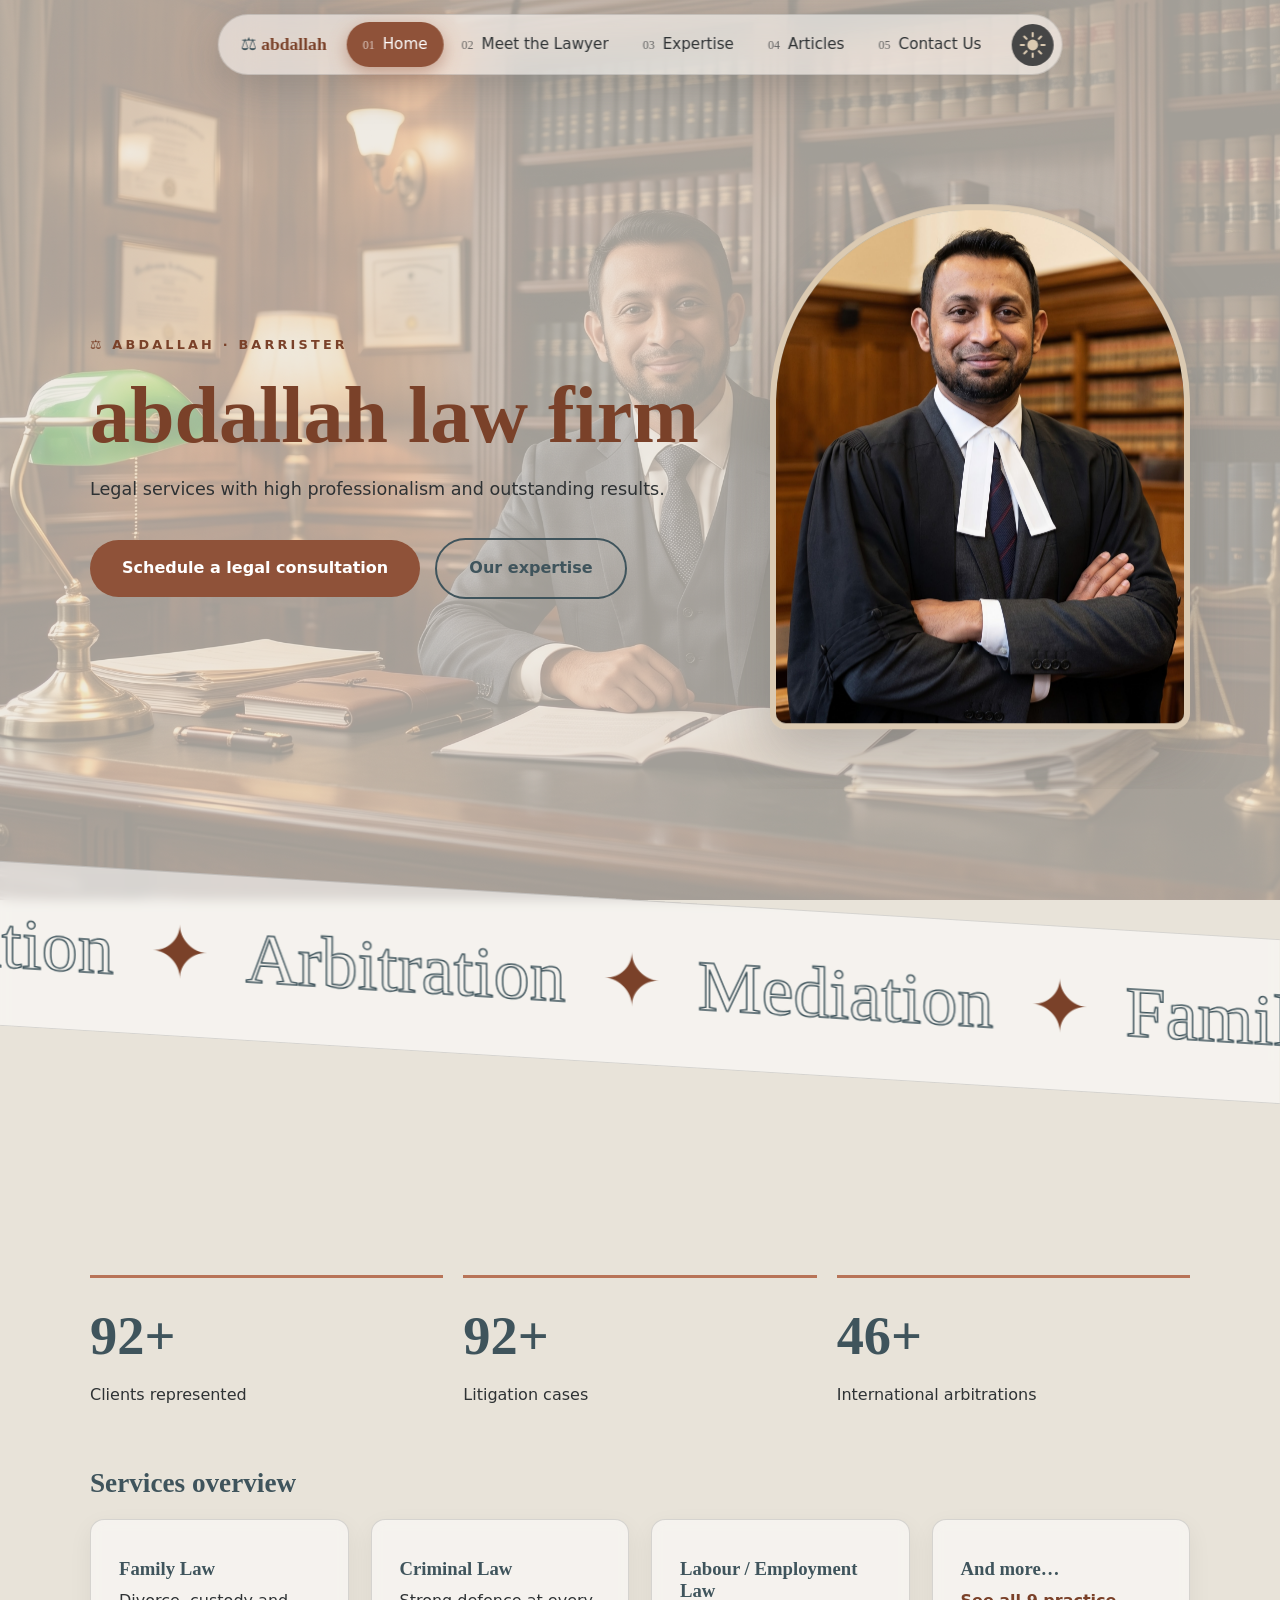
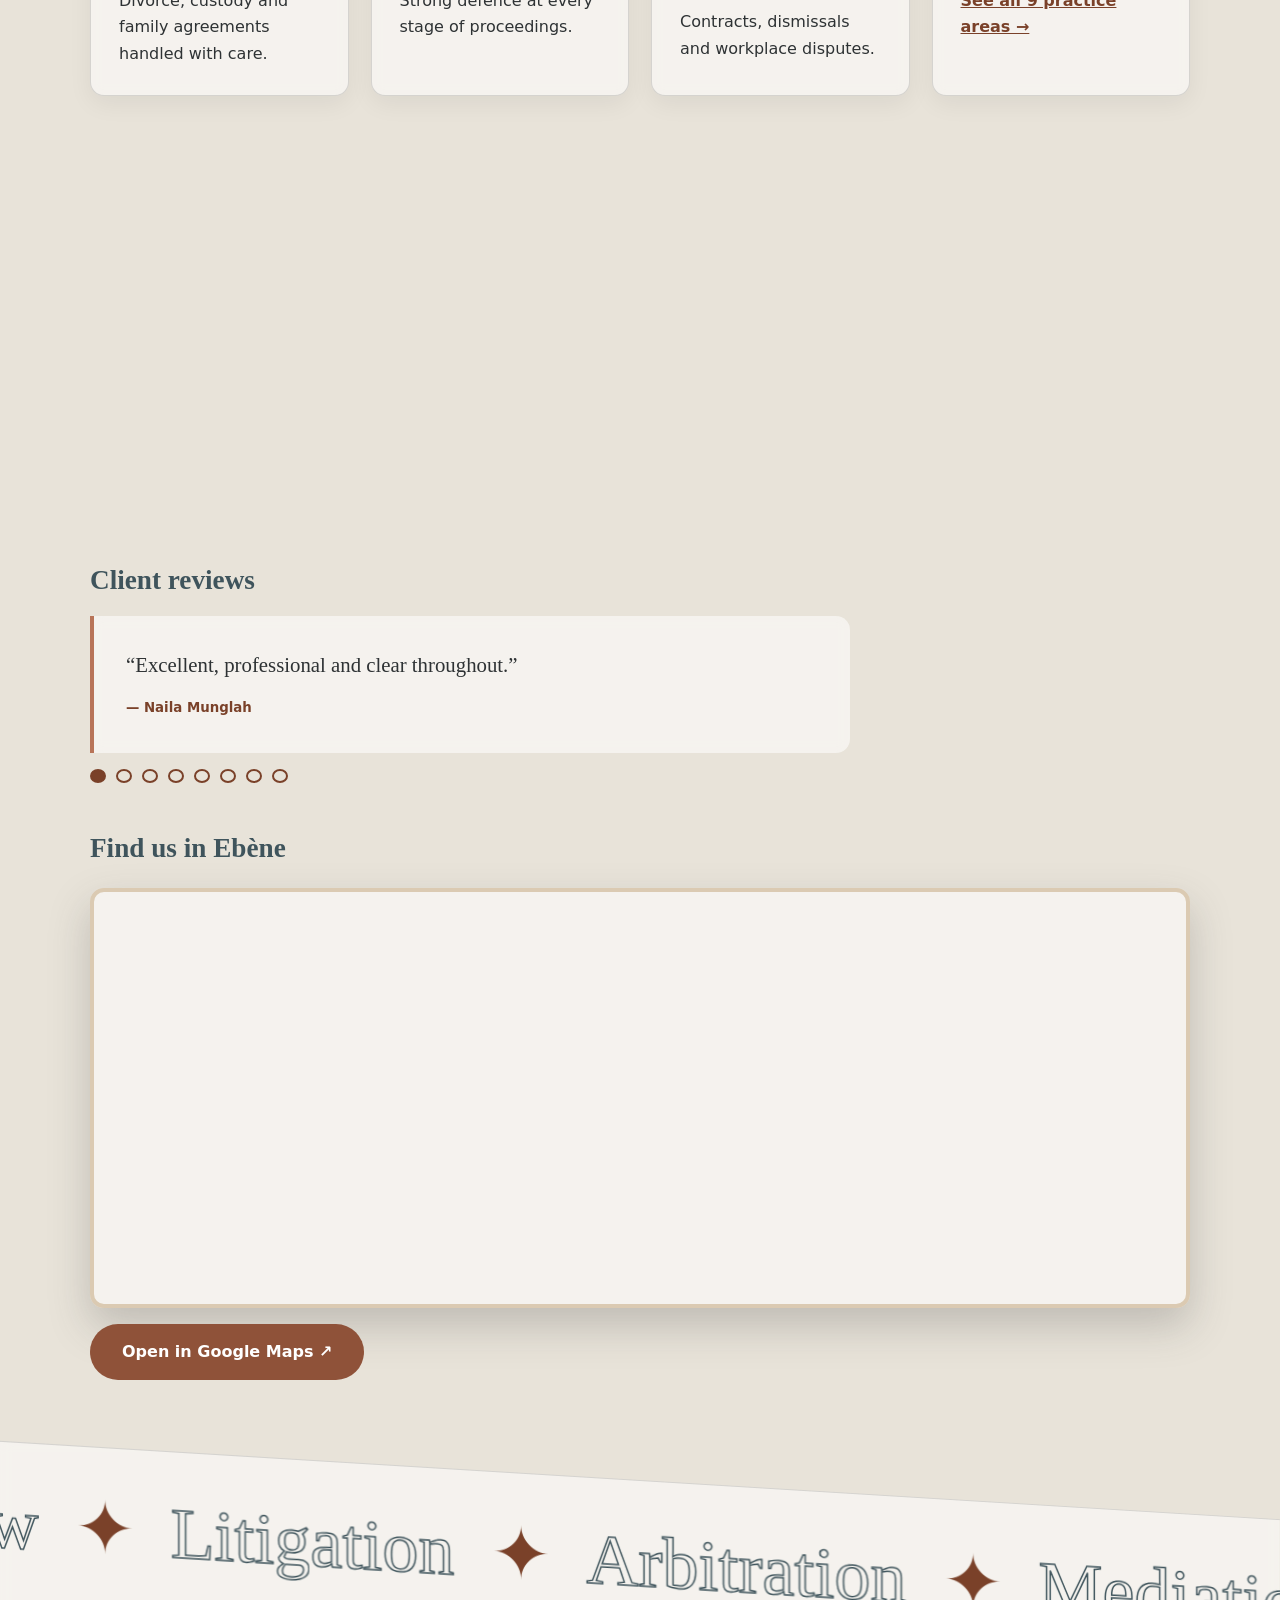
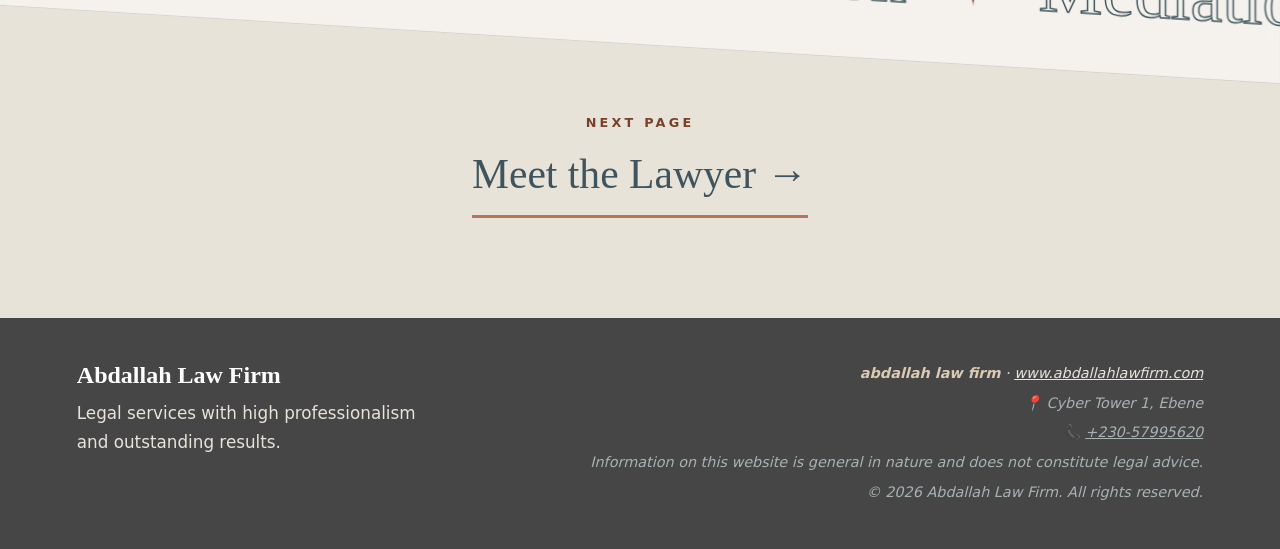
<file: index.html>
<!DOCTYPE html>
<html lang="en" data-theme="light">
<head>
  <meta charset="utf-8">
  <meta name="viewport" content="width=device-width, initial-scale=1">
  <title>Home | Abdallah Law Firm</title>
  <meta name="description" content="Legal services with high professionalism and outstanding results.">

  <link rel="icon" href="data:image/svg+xml,%3Csvg xmlns='http://www.w3.org/2000/svg' viewBox='0 0 100 100'%3E%3Ctext y='.9em' font-size='90'%3E%E2%9A%96%EF%B8%8F%3C/text%3E%3C/svg%3E">
  
  <script>
    (() => {
      try {
        const doc = document.documentElement;
        const savedTheme = localStorage.getItem('theme');
        const systemDark = window.matchMedia('(prefers-color-scheme: dark)').matches;
        doc.dataset.theme = savedTheme || (systemDark ? 'dark' : 'light');
        doc.classList.add('js');

        const wipe = sessionStorage.getItem('wipe');
        if (wipe) {
          doc.classList.add('arriving');
          doc.style.setProperty('--wipe', wipe);
          sessionStorage.removeItem('wipe');
        }
      } catch (e) {
        console.error('Theme initialization error:', e);
      }
    })();
  </script>

  <link rel="stylesheet" href="css/common.css">
  <link rel="stylesheet" href="css/nav.css">
  <link rel="stylesheet" href="css/home.css">
</head>
<body>

  <div id="bg" aria-hidden="true">
    <img src="images/home-bg.jpg" alt="" onerror="this.remove()">
  </div>
  
  <div id="progress"></div>

  <header class="fnav">
    <a class="logo" href="index.html" data-bg-light="#E8E3D9" data-bg-dark="#2c383e">
      ⚖ <b>abdallah</b>
    </a>
    
    <nav class="links" aria-label="Main navigation">
      <span class="ind"></span>
      <a href="index.html" data-bg-light="#E8E3D9" data-bg-dark="#2c383e" aria-current="page">
        <span class="n">01</span><span class="t">Home</span>
      </a>
      <a href="lawyer.html" data-bg-light="#DBCAB2" data-bg-dark="#464646">
        <span class="n">02</span><span class="t">Meet the Lawyer</span>
      </a>
      <a href="expertise.html" data-bg-light="#C9D2D4" data-bg-dark="#33434a">
        <span class="n">03</span><span class="t">Expertise</span>
      </a>
      <a href="articles.html" data-bg-light="#E8E3D9" data-bg-dark="#3f545c">
        <span class="n">04</span><span class="t">Articles</span>
      </a>
      <a href="contact.html" data-bg-light="#DBCAB2" data-bg-dark="#2e3234">
        <span class="n">05</span><span class="t">Contact Us</span>
      </a>
    </nav>

    <button id="theme" aria-label="Switch to dark mode" aria-pressed="false">
      <svg viewBox="0 0 24 24" width="26" height="26" aria-hidden="true">
        <mask id="moonmask">
          <rect width="24" height="24" fill="#fff" />
          <circle class="cut" cx="24" cy="0" r="8" fill="#000" />
        </mask>
        <circle class="core" cx="12" cy="12" r="5" fill="currentColor" mask="url(#moonmask)" />
        <g class="rays" stroke="currentColor" stroke-width="2" stroke-linecap="round">
          <path d="M12 1v3M12 20v3M1 12h3M20 12h3M4.2 4.2l2.1 2.1M17.7 17.7l2.1 2.1M4.2 19.8l2.1-2.1M17.7 6.3l2.1-2.1" />
        </g>
      </svg>
    </button>
  </header>

  <main>
    <section class="page" id="home">
      <div class="wrap">
        <div class="hero">
          <div class="reveal left">
            <span class="eyebrow">⚖ abdallah · barrister</span>
            <h1>abdallah <span>law firm</span></h1>
            <p class="lead">Legal services with high professionalism and outstanding results.</p>
            <a class="btn" href="contact.html" data-bg-light="#DBCAB2" data-bg-dark="#2e3234">Schedule a legal consultation</a>
            <a class="btn alt" href="expertise.html" data-bg-light="#C9D2D4" data-bg-dark="#33434a">Our expertise</a>
          </div>
          <div class="photo reveal fx-photo" data-speed="0.08">
            <img src="images/Mr abdullah.jpg" alt="Portrait of Abdallah, barrister" onerror="this.remove()">
          </div>
        </div>
      </div>
    </section>

    <div class="marquee" aria-hidden="true">
      <div class="track">
        <span>Litigation</span><span>✦</span>
        <span>Arbitration</span><span>✦</span>
        <span>Mediation</span><span>✦</span>
        <span>Family Law</span><span>✦</span>
        <span>Commercial Law</span><span>✦</span>
      </div>
    </div>

    <section class="page">
      <div class="wrap">
        <div class="stats">
          <div class="stat reveal"><b data-count="200">0</b>Clients represented</div>
          <div class="stat reveal" style="--d:.15s"><b data-count="200">0</b>Litigation cases</div>
          <div class="stat reveal" style="--d:.3s"><b data-count="100">0</b>International arbitrations</div>
        </div>

        <h2 class="sub reveal">Services overview</h2>
        <div class="grid" id="overview"></div>
      </div>
    </section>

    <section class="page">
      <div class="wrap">
        <h2 class="sub reveal">Client reviews</h2>
        <div class="slider reveal" id="slider" aria-live="polite"></div>
        <div class="dots" id="dots"></div>

        <h2 class="sub reveal">Find us in Ebène</h2>
        <div class="mapbox reveal zoom" data-map aria-label="Location map"></div>
      </div>
    </section>

    <div class="marquee" aria-hidden="true">
      <div class="track">
        <span>Litigation</span><span>✦</span>
        <span>Arbitration</span><span>✦</span>
        <span>Mediation</span><span>✦</span>
        <span>Family Law</span><span>✦</span>
        <span>Commercial Law</span><span>✦</span>
      </div>
    </div>

    <section class="next reveal">
      <small>Next page</small>
      <a href="lawyer.html" data-bg-light="#DBCAB2" data-bg-dark="#464646">
        Meet the Lawyer <span>→</span>
      </a>
    </section>
  </main>

  <footer>
    <div class="foot-brand">
      <h3>Abdallah Law Firm</h3>
      <p>Legal services with high professionalism and outstanding results.</p>
    </div>
    
    <address class="foot-info">
      <p><b>abdallah law firm</b> · <a href="https://www.abdallahlawfirm.com" target="_blank" rel="noopener">www.abdallahlawfirm.com</a></p>
      <p>📍 Cyber Tower 1, Ebene</p>
      <p>📞 <a href="tel:+23057995620">+230-57995620</a></p>
      <p class="disclaimer">Information on this website is general in nature and does not constitute legal advice.</p>
      <p>© 2026 Abdallah Law Firm. All rights reserved.</p>
    </address>
  </footer>

  <button id="top" aria-label="Back to top">↑</button>

  <script src="js/data.js" defer></script>
  <script src="js/home.js" defer></script>
  <script src="js/common.js" defer></script>
</body>
</html>
</file>
<file: css/common.css>
:root {
  --blue-light: #A6B2B5;
  --blue: #536972;
  --cream: #E8E3D9;
  --sand: #DBCAB2;
  --terra: #B87458;
  --charcoal: #464646;
  --terra-dark: #8F5239;
  --ink: #2e3234;

  --serif: Georgia, 'Times New Roman', serif;
  --sans: system-ui, -apple-system, 'Segoe UI', Roboto, sans-serif;
}
:root[data-theme="light"] {
  --fg: #2e3234;
  --head: #3f545c;
  --accent: #7A4129;
  --card: rgba(255, 255, 255, 0.55);
  --card-b: rgba(70, 70, 70, 0.18);
  --shadow: rgba(70, 70, 70, 0.25);
  --err: #9a2f1f;
  --nav-bg: rgba(255, 255, 255, 0.55);
}
:root[data-theme="dark"] {
  --fg: #E8E3D9;
  --head: #DBCAB2;
  --accent: #e0a182;
  --card: rgba(255, 255, 255, 0.07);
  --card-b: rgba(219, 202, 178, 0.3);
  --shadow: rgba(0, 0, 0, 0.45);
  --err: #ffb4a2;
  --nav-bg: rgba(28, 34, 38, 0.6);
}
* {
  box-sizing: border-box;
  margin: 0;
}
html {
  scroll-behavior: smooth;
}
body {
  font-family: var(--sans);
  color: var(--fg);
  background: var(--page-bg, var(--cream));
  line-height: 1.65;
}
h1,
h2,
h3 {
  font-family: var(--serif);
  line-height: 1.15;
  color: var(--head);
}
a {
  color: inherit;
}
:focus-visible {
  outline: 3px solid var(--terra);
  outline-offset: 3px;
}
#bg {
  position: fixed;
  inset: 0;
  z-index: -1;
  background: var(--page-bg);
  transition: background-color 0.8s ease;
  --bg-img: none;
  --bg-img-opacity: 0.25;
}
#bg::before {
  content: "";
  position: absolute;
  inset: 0;
  background: var(--bg-img) center / cover no-repeat;
  opacity: var(--bg-img-opacity);
}
#bg img {
  position: absolute;
  inset: 0;
  width: 100%;
  height: 100%;
  object-fit: cover;
  opacity: var(--bg-img-opacity);
}
.notrans,
.notrans * {
  transition: none !important;
}
.page {
  position: relative;
  min-height: 100vh;
  padding: clamp(110px, 12vw, 150px) clamp(20px, 6vw, 90px) clamp(60px, 8vw, 100px);
  overflow-x: clip;
}
.page > .wrap {
  max-width: 1100px;
  margin: auto;
}
.eyebrow {
  display: inline-block;
  font-size: 0.8rem;
  letter-spacing: 0.25em;
  text-transform: uppercase;
  font-weight: 700;
  margin-bottom: 14px;
  color: var(--accent);
}
h2 {
  font-size: clamp(2rem, 4.5vw, 3.2rem);
  margin-bottom: 18px;
}
.sub {
  margin: 50px 0 20px;
  font-size: 1.7rem;
}
.lead {
  font-size: 1.1rem;
  max-width: 62ch;
  margin-bottom: 34px;
}
.btn {
  display: inline-block;
  background: var(--terra-dark);
  color: #fff;
  padding: 15px 32px;
  border-radius: 50px;
  text-decoration: none;
  font-weight: 600;
  border: 0;
  cursor: pointer;
  font-size: 1rem;
  transition: translate 0.2s ease-out, box-shadow 0.25s, background 0.25s;
}
.btn:hover {
  box-shadow: 0 10px 24px var(--shadow);
  background: #a45f43;
}
.btn.alt {
  background: transparent;
  border: 2px solid var(--head);
  color: var(--head);
  margin-left: 10px;
}
.photo {
  position: relative;
  overflow: hidden;
  aspect-ratio: 4 / 5;
  border-radius: 200px 200px 16px 16px;
  background: linear-gradient(160deg, var(--blue-light), var(--blue));
  border: 6px solid var(--sand);
  display: grid;
  place-items: center;
  text-align: center;
  color: var(--ink);
  font-weight: 600;
  padding: 20px;
  box-shadow: 0 30px 60px var(--shadow);
}
.photo img {
  position: absolute;
  inset: 0;
  width: 100%;
  height: 100%;
  object-fit: cover;
}
.grid {
  display: grid;
  grid-template-columns: repeat(auto-fit, minmax(240px, 1fr));
  gap: 22px;
}
.card {
  position: relative;
  overflow: hidden;
  padding: 28px;
  border-radius: 14px;
  background: var(--card);
  border: 1px solid var(--card-b);
  -webkit-backdrop-filter: blur(6px);
  backdrop-filter: blur(6px);
  box-shadow: 0 8px 24px rgba(0, 0, 0, 0.06);
}
.card::after {
  content: "";
  position: absolute;
  inset: 0;
  pointer-events: none;
  background: linear-gradient(115deg, transparent 35%, rgba(255, 255, 255, 0.28) 50%, transparent 65%);
  translate: -120% 0;
  transition: translate 0.8s ease;
}
.card:hover::after {
  translate: 120% 0;
}
.card:hover {
  box-shadow: 0 18px 40px var(--shadow);
}
.card h3 {
  margin: 10px 0 8px;
}
.card a {
  color: var(--accent);
  font-weight: 700;
}
.card p {
  margin-top: 6px;
}
.card p + p {
  margin-top: 14px;
}
.card .thumb {
  margin-bottom: 14px;
}
.two {
  display: grid;
  grid-template-columns: 0.8fr 1.2fr;
  gap: 50px;
  align-items: start;
}
.mapbox {
  margin-top: 24px;
}
.mapbox iframe {
  display: block;
  width: 100%;
  height: clamp(300px, 45vw, 420px);
  border: 4px solid var(--sand);
  border-radius: 14px;
  box-shadow: 0 18px 40px var(--shadow);
  background: var(--card);
}
.mapbox .btn {
  margin-top: 16px;
}
footer {
  background: var(--charcoal);
  color: var(--cream);
  padding: 44px clamp(20px, 6vw, 90px);
  font-size: 0.9rem;
  display: flex;
  justify-content: space-between;
  align-items: flex-start;
  gap: 30px 60px;
  flex-wrap: wrap;
}
footer b {
  color: var(--sand);
}
footer p + p {
  margin-top: 6px;
  color: var(--blue-light);
}
.foot-brand {
  max-width: 340px;
  text-align: left;
}
.foot-brand h3 {
  color: #fff;
  font-size: 1.5rem;
  margin-bottom: 10px;
}
.foot-brand p {
  color: var(--cream);
  font-size: 1.05rem;
  line-height: 1.7;
}
.foot-info {
  text-align: right;
}
@media (max-width: 700px) {
  footer {
    flex-direction: column;
  }
  .foot-info {
    text-align: left;
  }
}
#top {
  position: fixed;
  right: 22px;
  bottom: 22px;
  width: 48px;
  height: 48px;
  border-radius: 50%;
  border: 0;
  background: var(--terra-dark);
  color: #fff;
  font-size: 1.3rem;
  cursor: pointer;
  opacity: 0;
  pointer-events: none;
  transition: opacity 0.3s;
  z-index: 40;
}
#top.show {
  opacity: 1;
  pointer-events: auto;
}
.next {
  padding: clamp(40px, 6vw, 70px) clamp(20px, 6vw, 90px) clamp(60px, 8vw, 100px);
  text-align: center;
}
.next small {
  display: block;
  font: 700 0.8rem var(--sans);
  letter-spacing: 0.25em;
  text-transform: uppercase;
  color: var(--accent);
  margin-bottom: 10px;
}
.next a {
  display: inline-block;
  text-decoration: none;
  font-family: var(--serif);
  font-size: clamp(1.6rem, 4vw, 2.6rem);
  color: var(--head);
  border-bottom: 3px solid var(--terra);
  padding-bottom: 6px;
  transition: color 0.3s;
}
.next a span {
  display: inline-block;
  transition: translate 0.4s;
}
.next a:hover {
  color: var(--accent);
}
.next a:hover span {
  translate: 14px 0;
}
html.leaving::after,
html.arriving::after {
  content: "";
  position: fixed;
  inset: 0;
  z-index: 999;
  background: var(--wipe);
  pointer-events: none;
}
html.leaving::after {
  animation: wipeIn 0.5s cubic-bezier(0.7, 0, 0.3, 1) forwards;
}
html.arriving::after {
  animation: wipeOut 0.7s 0.05s cubic-bezier(0.7, 0, 0.3, 1) forwards;
}
@keyframes wipeIn {
  from {
    transform: translateY(100%);
  }
  to {
    transform: none;
  }
}
@keyframes wipeOut {
  from {
    transform: none;
  }
  to {
    transform: translateY(-100%);
  }
}
.js .reveal {
  opacity: 0;
  translate: 0 44px;
  scale: 0.96;
  filter: blur(6px);
  transition: opacity 0.9s ease, translate 0.9s cubic-bezier(0.2, 0.8, 0.2, 1), scale 0.9s cubic-bezier(0.2, 0.8, 0.2, 1), filter 0.9s ease, clip-path 1.2s cubic-bezier(0.2, 0.8, 0.2, 1);
  transition-delay: var(--d, 0s);
}
.js .reveal.left {
  translate: -80px 0;
}
.js .reveal.right {
  translate: 80px 0;
}
.js .reveal.zoom {
  translate: none;
  scale: 0.8;
}
.js .reveal.fx-photo {
  translate: 0 60px;
  scale: 0.85;
  clip-path: inset(30% 20% 30% 20% round 120px);
}
.js .reveal.in {
  opacity: 1;
  translate: 0 0;
  scale: 1;
  filter: none;
}
.js .reveal.fx-photo.in {
  clip-path: inset(-60px round 0);
}
.reveal.done {
  transition-delay: 0s;
}
.card.done {
  transition: translate 0.3s, box-shadow 0.3s, transform 0.2s ease-out;
}
.card.done:hover {
  translate: 0 -6px;
}
.w {
  display: inline-block;
  overflow: hidden;
  vertical-align: top;
  padding-bottom: 0.14em;
  margin-bottom: -0.14em;
}
.c {
  display: inline-block;
  translate: 0 118%;
  rotate: 7deg;
  transition: translate 0.9s cubic-bezier(0.2, 0.8, 0.2, 1) calc(var(--d, 0s) + var(--i) * 70ms), rotate 0.9s ease calc(var(--d, 0s) + var(--i) * 70ms);
}
.split.in .c {
  translate: 0 0;
  rotate: 0deg;
}
.marquee {
  overflow: hidden;
  padding: 22px 0;
  border-block: 1px solid var(--card-b);
  white-space: nowrap;
  background: var(--card);
  -webkit-backdrop-filter: blur(6px);
  backdrop-filter: blur(6px);
}
.marquee .track {
  display: inline-flex;
  will-change: transform;
}
.marquee span {
  font-family: var(--serif);
  font-size: clamp(2.2rem, 6vw, 4.5rem);
  padding-right: 0.5em;
  color: transparent;
  -webkit-text-stroke: 1.5px var(--head);
}
.marquee span:nth-child(even) {
  color: var(--accent);
  -webkit-text-stroke: 0;
}
@media (prefers-reduced-motion: reduce) {
  * {
    animation: none !important;
    transition: none !important;
  }
  html {
    scroll-behavior: auto;
  }
  .reveal,
  .c {
    opacity: 1;
    translate: none;
    scale: none;
    filter: none;
    clip-path: none;
    rotate: none;
  }
}
@media (max-width: 760px) {
  .photo {
    max-width: 300px;
    margin: auto;
  }
  .btn.alt {
    margin: 12px 0 0;
  }
}
</file>
<file: css/nav.css>
.fnav {
  position: fixed;
  top: 14px;
  left: 50%;
  translate: -50% 0;
  z-index: 80;
  display: flex;
  align-items: center;
  gap: 6px;
  padding: 7px 8px 7px 22px;
  border-radius: 999px;
  background: var(--nav-bg);
  border: 1px solid var(--card-b);
  -webkit-backdrop-filter: blur(18px) saturate(1.5);
  backdrop-filter: blur(18px) saturate(1.5);
  box-shadow: 0 12px 40px var(--shadow);
  transition: translate .55s cubic-bezier(.2, .8, .2, 1);
  max-width: calc(100vw - 16px);
}
.fnav.hide:not(:hover):not(:focus-within) {
  translate: -50% -160%;
}
.fnav .logo {
  font-family: var(--serif);
  font-size: 1.1rem;
  text-decoration: none;
  color: var(--head);
  margin-right: 14px;
  white-space: nowrap;
}
.fnav .logo b {
  color: var(--accent);
}
.links {
  position: relative;
  display: flex;
  gap: 2px;
}
.links a {
  position: relative;
  z-index: 1;
  display: inline-flex;
  gap: 8px;
  align-items: baseline;
  padding: 10px 16px;
  border-radius: 999px;
  text-decoration: none;
  color: var(--fg);
  white-space: nowrap;
  font-size: .95rem;
  transition: color .3s;
}
.links .n {
  font-family: var(--serif);
  font-size: .75rem;
  opacity: .7;
}
.links a.lit {
  color: #fff;
}
.ind {
  position: absolute;
  z-index: 0;
  left: 0;
  top: 0;
  bottom: 0;
  width: 0;
  border-radius: 999px;
  background: var(--terra-dark);
  box-shadow: 0 6px 18px rgba(143, 82, 57, .45);
  transition: translate .45s cubic-bezier(.3, 1.3, .5, 1), width .45s cubic-bezier(.3, 1.3, .5, 1);
}
#progress {
  position: fixed;
  top: 0;
  left: 0;
  right: 0;
  height: 3px;
  z-index: 90;
  background: var(--terra);
  transform-origin: left;
  transform: scaleX(0);
}
#theme {
  width: 42px;
  height: 42px;
  border-radius: 50%;
  border: 0;
  margin-left: 8px;
  cursor: pointer;
  display: grid;
  place-items: center;
  background: var(--charcoal);
  color: var(--sand);
  transition: transform .3s, background .5s, color .5s, box-shadow .5s;
}
#theme:hover {
  transform: rotate(25deg) scale(1.1);
}
#theme svg {
  display: block;
  transition: transform .7s cubic-bezier(.5, 1.6, .4, .8);
}
#theme .core {
  transform-origin: 12px 12px;
  transition: transform .6s ease;
}
#theme .cut {
  transition: transform .6s ease;
}
#theme .rays {
  transform-origin: 12px 12px;
  transition: transform .7s ease, opacity .4s ease;
}
:root[data-theme="dark"] #theme {
  background: var(--sand);
  color: var(--charcoal);
  box-shadow: 0 0 20px rgba(224, 161, 130, .55);
}
:root[data-theme="dark"] #theme svg {
  transform: rotate(360deg);
}
:root[data-theme="dark"] #theme .core {
  transform: scale(1.5);
}
:root[data-theme="dark"] #theme .cut {
  transform: translate(-7px, 7px);
}
:root[data-theme="dark"] #theme .rays {
  transform: rotate(90deg) scale(.3);
  opacity: 0;
}
::view-transition-old(root),
::view-transition-new(root) {
  animation: none;
  mix-blend-mode: normal;
}
::view-transition-old(root) {
  z-index: 1;
}
::view-transition-new(root) {
  z-index: 2;
}
@media (max-width:760px) {
  .fnav {
    padding-left: 8px;
  }
  .fnav .logo {
    display: none;
  }
  .links a {
    padding: 10px 12px;
  }
  .links a:not([aria-current]) .t {
    display: none;
  }
  .links a:not([aria-current]) .n {
    opacity: 1;
    font-size: .9rem;
  }
}
</file>
<file: css/home.css>
:root[data-theme="light"] {
  --page-bg: #E8E3D9;
}
:root[data-theme="dark"] {
  --page-bg: #2c383e;
}
#bg {
  --bg-img-opacity: .3;
}
.hero {
  display: grid;
  grid-template-columns: 1.2fr .8fr;
  gap: 50px;
  align-items: center;
  min-height: 70vh;
}
#home h1 {
  font-size: clamp(2.6rem, 6.5vw, 5rem);
  margin-bottom: 14px;
}
#home h1 span {
  color: var(--accent);
}
.stats {
  display: grid;
  grid-template-columns: repeat(3, 1fr);
  gap: 20px;
  margin: 60px 0;
}
.stat {
  border-top: 3px solid var(--terra);
  padding-top: 14px;
}
.stat b {
  display: block;
  font-family: var(--serif);
  font-size: clamp(2.2rem, 5vw, 3.4rem);
  color: var(--head);
}
.slider {
  position: relative;
  max-width: 760px;
}
.slide {
  display: none;
  padding: 32px;
  border-left: 4px solid var(--terra);
  background: var(--card);
  border-radius: 0 14px 14px 0;
  -webkit-backdrop-filter: blur(6px);
  backdrop-filter: blur(6px);
}
.slide.on {
  display: block;
  animation: fade .6s;
}
@keyframes fade {
  from {
    opacity: 0;
    filter: blur(8px);
  }
}
.slide q {
  font-family: var(--serif);
  font-size: 1.3rem;
  display: block;
  margin-bottom: 12px;
}
.slide small {
  color: var(--accent);
  font-weight: 600;
}
.dots {
  display: flex;
  gap: 10px;
  margin-top: 16px;
}
.dots button {
  width: 14px;
  height: 14px;
  border-radius: 50%;
  border: 2px solid var(--accent);
  background: none;
  cursor: pointer;
}
.dots button.on {
  background: var(--accent);
}
@media (max-width:800px) {
  .hero {
    grid-template-columns: 1fr;
  }
}
</file>
